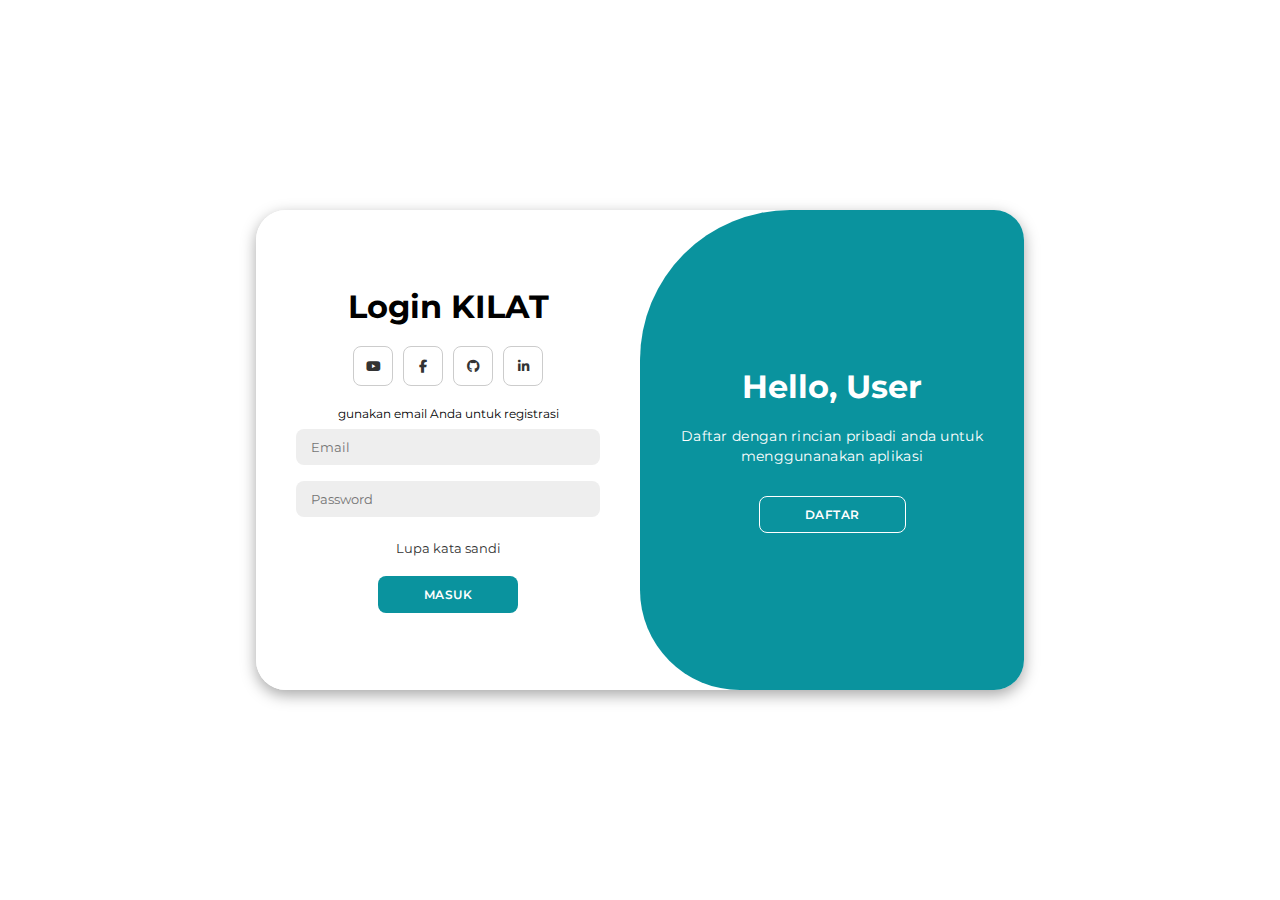
<file: login/index.html>
<!DOCTYPE html>
<html lang="en">

<head>
    <meta charset="UTF-8">
    <meta name="viewport" content="width=device-width, initial-scale=1.0">
    <link rel="stylesheet" href="https://cdnjs.cloudflare.com/ajax/libs/font-awesome/6.4.2/css/all.min.css">
    <link rel="stylesheet" href="style.css">
    <title>Login</title>
</head>

<body>

    <div class="container" id="container">
        <div class="form-container sign-up">
            <form>
                <h1>Membuat Akun</h1>
                <div class="social-icons">
                    <a href="#" class="icon"><i class="fa-brands fa-youtube"></i></a>
                    <a href="#" class="icon"><i class="fa-brands fa-facebook-f"></i></a>
                    <a href="#" class="icon"><i class="fa-brands fa-github"></i></a>
                    <a href="#" class="icon"><i class="fa-brands fa-linkedin-in"></i></a>
                </div>
                <span>gunakan email Anda untuk registrasi</span>
                <input type="text" placeholder="Nama">
                <input type="email" placeholder="Email">
                <input type="password" placeholder="Password">
                <button>Daftar</button>
            </form>
        </div>
        <div class="form-container sign-in">
            <form>
                <h1>Login KILAT</h1>
                <div class="social-icons">
                    <a href="#" class="icon"><i class="fa-brands fa-youtube"></i></a>
                    <a href="#" class="icon"><i class="fa-brands fa-facebook-f"></i></a>
                    <a href="#" class="icon"><i class="fa-brands fa-github"></i></a>
                    <a href="#" class="icon"><i class="fa-brands fa-linkedin-in"></i></a>
                </div>
                <span>gunakan email Anda untuk registrasi</span>
                <input type="email" placeholder="Email">
                <input type="password" placeholder="Password">
                <a href="#">Lupa kata sandi</a>
                <button>Masuk</button>
            </form>
        </div>
        <div class="toggle-container">
            <div class="toggle">
                <div class="toggle-panel toggle-left">
                    <h1>Hello, KILAT</h1>
                    <p>Anda bisa login dahulu untuk dapat mengakses aplikasi ini</p>
                    <button class="hidden" id="login">Login</button>
                </div>
                <div class="toggle-panel toggle-right">
                    <h1>Hello, User</h1>
                    <p>Daftar dengan rincian pribadi anda untuk menggunanakan aplikasi</p>
                    <button class="hidden" id="register">Daftar</button>
                </div>
            </div>
        </div>
    </div>

    <script src="script.js"></script>
</body>

</html>
</file>
<file: login/style.css>
@import url('https://fonts.googleapis.com/css2?family=Montserrat:wght@300;400;500;600;700&display=swap');

*{
    margin: 0;
    padding: 0;
    box-sizing: border-box;
    font-family: 'Montserrat', sans-serif;
}

body{
    background-color: #c9d6ff;
    background: #fff;
    display: flex;
    align-items: center;
    justify-content: center;
    flex-direction: column;
    height: 100vh;
}

.container{
    background-color: #fff;
    border-radius: 30px;
    box-shadow: 0 5px 15px rgba(0, 0, 0, 0.35);
    position: relative;
    overflow: hidden;
    width: 768px;
    max-width: 100%;
    min-height: 480px;
}

.container p{
    font-size: 14px;
    line-height: 20px;
    letter-spacing: 0.3px;
    margin: 20px 0;
}

.container span{
    font-size: 12px;
}

.container a{
    color: #333;
    font-size: 13px;
    text-decoration: none;
    margin: 15px 0 10px;
}

.container button{
    background-color: #0A939E;
    color: #fff;
    font-size: 12px;
    padding: 10px 45px;
    border: 1px solid transparent;
    border-radius: 8px;
    font-weight: 600;
    letter-spacing: 0.5px;
    text-transform: uppercase;
    margin-top: 10px;
    cursor: pointer;
}

.container button.hidden{
    background-color: transparent;
    border-color: #fff;
}

.container form{
    background-color: #fff;
    display: flex;
    align-items: center;
    justify-content: center;
    flex-direction: column;
    padding: 0 40px;
    height: 100%;
}

.container input{
    background-color: #eee;
    border: none;
    margin: 8px 0;
    padding: 10px 15px;
    font-size: 13px;
    border-radius: 8px;
    width: 100%;
    outline: none;
}

.form-container{
    position: absolute;
    top: 0;
    height: 100%;
    transition: all 0.6s ease-in-out;
}

.sign-in{
    left: 0;
    width: 50%;
    z-index: 2;
}

.container.active .sign-in{
    transform: translateX(100%);
}

.sign-up{
    left: 0;
    width: 50%;
    opacity: 0;
    z-index: 1;
}

.container.active .sign-up{
    transform: translateX(100%);
    opacity: 1;
    z-index: 5;
    animation: move 0.6s;
}

@keyframes move{
    0%, 49.99%{
        opacity: 0;
        z-index: 1;
    }
    50%, 100%{
        opacity: 1;
        z-index: 5;
    }
}

.social-icons{
    margin: 20px 0;
}

.social-icons a{
    border: 1px solid #ccc;
    border-radius: 20%;
    display: inline-flex;
    justify-content: center;
    align-items: center;
    margin: 0 3px;
    width: 40px;
    height: 40px;
}

.toggle-container{
    position: absolute;
    top: 0;
    left: 50%;
    width: 50%;
    height: 100%;
    overflow: hidden;
    transition: all 0.6s ease-in-out;
    border-radius: 150px 0 0 100px;
    z-index: 1000;
}

.container.active .toggle-container{
    transform: translateX(-100%);
    border-radius: 0 150px 100px 0;
}

.toggle{
    background-color: #0A939E;
    height: 100%;
    background: linear-gradient(to right, #0A939E, #0A939E);
    color: #fff;
    position: relative;
    left: -100%;
    height: 100%;
    width: 200%;
    transform: translateX(0);
    transition: all 0.6s ease-in-out;
}

.container.active .toggle{
    transform: translateX(50%);
}

.toggle-panel{
    position: absolute;
    width: 50%;
    height: 100%;
    display: flex;
    align-items: center;
    justify-content: center;
    flex-direction: column;
    padding: 0 30px;
    text-align: center;
    top: 0;
    transform: translateX(0);
    transition: all 0.6s ease-in-out;
}

.toggle-left{
    transform: translateX(-200%);
}

.container.active .toggle-left{
    transform: translateX(0);
}

.toggle-right{
    right: 0;
    transform: translateX(0);
}

.container.active .toggle-right{
    transform: translateX(200%);
}
</file>
